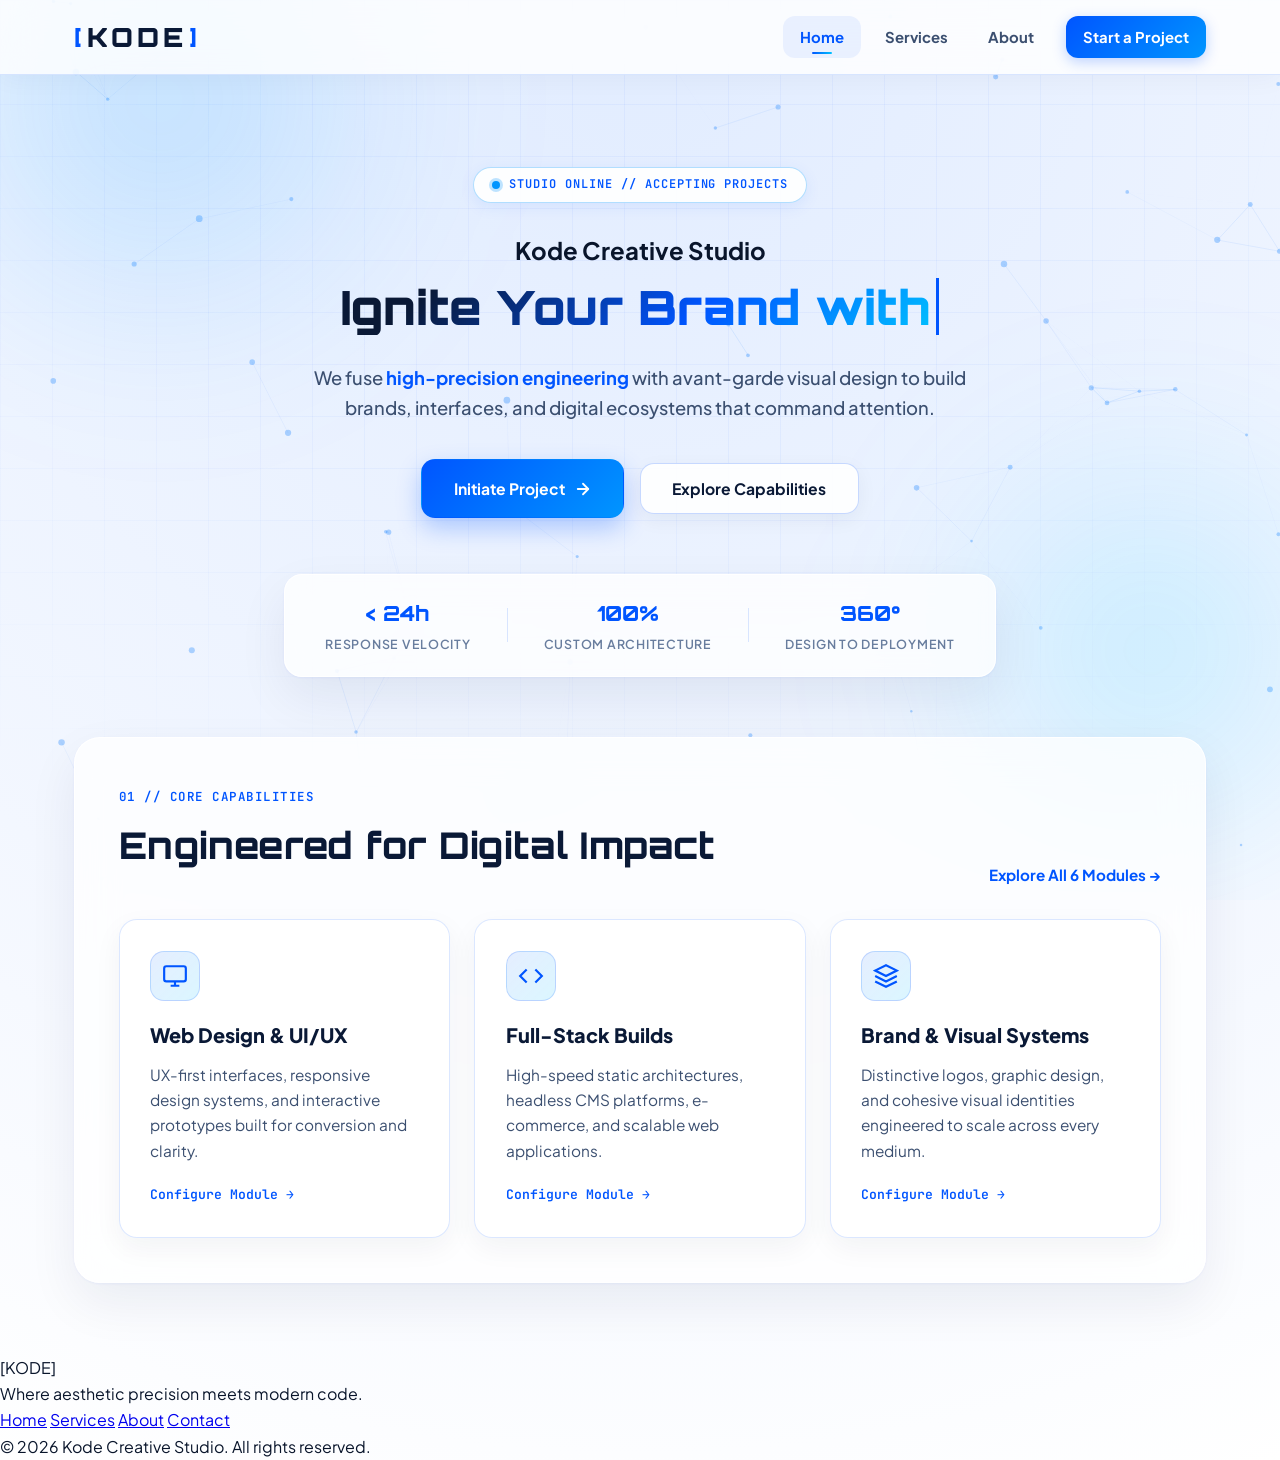
<file: index.html>
<!doctype html>
<html lang="en">
<head>
  <meta charset="utf-8" />
  <meta name="viewport" content="width=device-width,initial-scale=1" />
  <meta name="description" content="Kode Creative Studio — Next-generation web engineering, brand architecture, and digital experiences." />
  <title>Kode | Creative & Digital Engineering Studio</title>
  <link rel="preconnect" href="https://fonts.googleapis.com">
  <link rel="preconnect" href="https://fonts.gstatic.com" crossorigin>
  <link href="https://fonts.googleapis.com/css2?family=Orbitron:wght@600;800;900&family=Plus+Jakarta+Sans:wght@400;500;600;700;800&family=JetBrains+Mono:wght@500;600&display=swap" rel="stylesheet">
  <link rel="stylesheet" href="css/styles.css">
</head>
<body>
  <!-- Interactive Light-Mode Tech Background -->
  <div class="ambient-bg" aria-hidden="true">
    <canvas id="neural-canvas"></canvas>
    <div class="cyber-grid"></div>
    <div class="orb orb-1"></div>
    <div class="orb orb-2"></div>
  </div>

  <header class="site-header" role="banner">
    <div class="header-inner">
      <a class="logo" href="index.html">
        <span class="logo-bracket">[</span>KODE<span class="logo-bracket">]</span>
      </a>

      <button class="nav-toggle" aria-label="Toggle navigation" aria-expanded="false">
        <span></span><span></span><span></span>
      </button>

      <nav class="site-nav" role="navigation" aria-label="Main navigation">
        <a class="nav-link" href="index.html">Home</a>
        <a class="nav-link" href="services.html">Services</a>
        <a class="nav-link" href="about.html">About</a>
        <a class="nav-link nav-cta" href="contact.html">Start a Project</a>
      </nav>
    </div>
  </header>

  <main class="container" role="main">
    <!-- Hero Section -->
    <section class="hero-section reveal" aria-labelledby="hero-title">
      <div class="status-badge">
        <span class="pulse-dot"></span>
        <span>STUDIO ONLINE // ACCEPTING PROJECTS</span>
      </div>

      <h1 id="hero-title" class="visually-hidden">Kode Creative Studio</h1>
      <div class="typewriter-wrapper" aria-live="polite">
        <span id="typewriter" class="typewriter"></span>
      </div>

      <p class="lead">
        We fuse <span class="text-highlight">high-precision engineering</span> with avant-garde visual design to build brands, interfaces, and digital ecosystems that command attention.
      </p>

      <div class="cta-group">
        <a href="contact.html" class="btn btn-primary magnetic-btn">
          <span>Initiate Project</span>
          <svg width="18" height="18" viewBox="0 0 24 24" fill="none" stroke="currentColor" stroke-width="2.4" stroke-linecap="round" stroke-linejoin="round"><path d="M5 12h14"/><path d="m12 5 7 7-7 7"/></svg>
        </a>
        <button id="view-services" type="button" class="btn btn-secondary magnetic-btn">
          Explore Capabilities
        </button>
      </div>

      <!-- Studio Telemetry Bar -->
      <div class="metrics-bar">
        <div class="metric-item">
          <span class="metric-value">&lt; 24h</span>
          <span class="metric-label">Response Velocity</span>
        </div>
        <div class="metric-divider"></div>
        <div class="metric-item">
          <span class="metric-value">100%</span>
          <span class="metric-label">Custom Architecture</span>
        </div>
        <div class="metric-divider"></div>
        <div class="metric-item">
          <span class="metric-value">360°</span>
          <span class="metric-label">Design to Deployment</span>
        </div>
      </div>
    </section>

    <!-- Core Capabilities Preview -->
    <section id="services" class="glass-panel reveal" aria-labelledby="core-services-heading">
      <div class="section-header">
        <div>
          <span class="eyebrow">01 // CORE CAPABILITIES</span>
          <h2 id="core-services-heading">Engineered for Digital Impact</h2>
        </div>
        <a href="services.html" class="text-link">Explore All 6 Modules &rarr;</a>
      </div>

      <div class="services-grid">
        <article class="service-card tilt-card" data-service="Web Design" tabindex="0">
          <div class="card-shine"></div>
          <div class="card-icon">
            <svg width="26" height="26" viewBox="0 0 24 24" fill="none" stroke="currentColor" stroke-width="2"><rect x="2" y="3" width="20" height="14" rx="2"/><line x1="8" y1="21" x2="16" y2="21"/><line x1="12" y1="17" x2="12" y2="21"/></svg>
          </div>
          <h3>Web Design &amp; UI/UX</h3>
          <p>UX-first interfaces, responsive design systems, and interactive prototypes built for conversion and clarity.</p>
          <span class="card-action">Configure Module &rarr;</span>
        </article>

        <article class="service-card tilt-card" data-service="Website Builds" tabindex="0">
          <div class="card-shine"></div>
          <div class="card-icon">
            <svg width="26" height="26" viewBox="0 0 24 24" fill="none" stroke="currentColor" stroke-width="2"><polyline points="16 18 22 12 16 6"/><polyline points="8 6 2 12 8 18"/></svg>
          </div>
          <h3>Full-Stack Builds</h3>
          <p>High-speed static architectures, headless CMS platforms, e-commerce, and scalable web applications.</p>
          <span class="card-action">Configure Module &rarr;</span>
        </article>

        <article class="service-card tilt-card" data-service="Logos & Branding" tabindex="0">
          <div class="card-shine"></div>
          <div class="card-icon">
            <svg width="26" height="26" viewBox="0 0 24 24" fill="none" stroke="currentColor" stroke-width="2"><polygon points="12 2 2 7 12 12 22 7 12 2"/><polyline points="2 17 12 22 22 17"/><polyline points="2 12 12 17 22 12"/></svg>
          </div>
          <h3>Brand &amp; Visual Systems</h3>
          <p>Distinctive logos, graphic design, and cohesive visual identities engineered to scale across every medium.</p>
          <span class="card-action">Configure Module &rarr;</span>
        </article>
      </div>
    </section>
  </main>

  <footer class="site-footer" role="contentinfo">
    <div class="footer-inner">
      <div class="footer-brand">
        <span class="logo-small">[KODE]</span>
        <p>Where aesthetic precision meets modern code.</p>
      </div>
      <div class="footer-links">
        <a href="index.html">Home</a>
        <a href="services.html">Services</a>
        <a href="about.html">About</a>
        <a href="contact.html">Contact</a>
      </div>
      <p class="copyright">&copy; 2026 Kode Creative Studio. All rights reserved.</p>
    </div>
  </footer>

  <script src="js/main.js" defer></script>
</body>
</html>
</file>
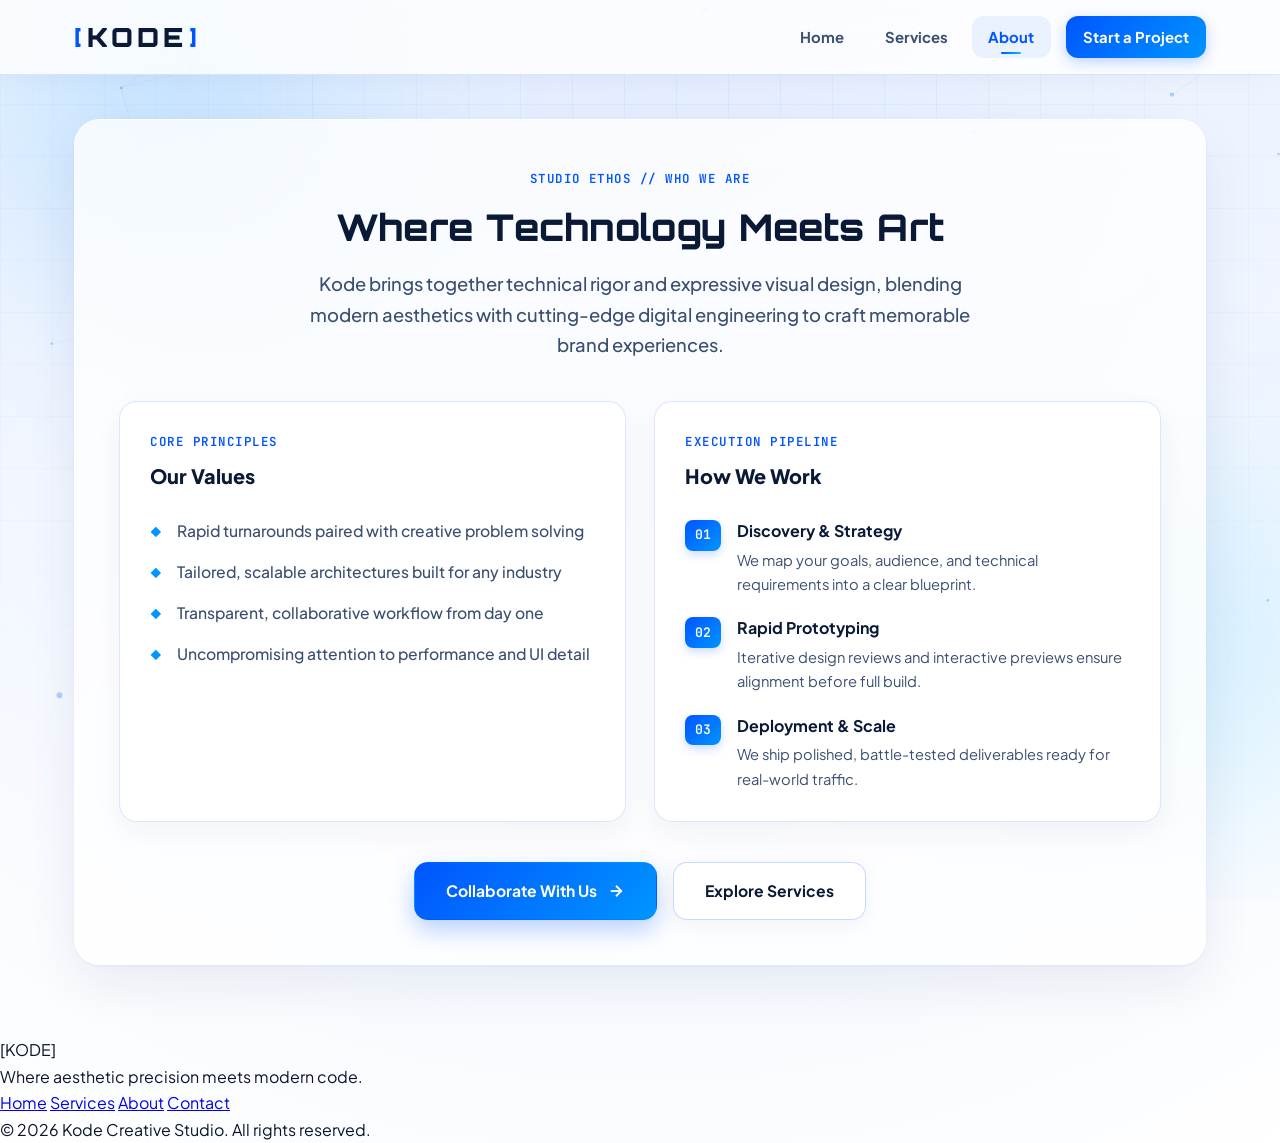
<file: about.html>
<!doctype html>
<html lang="en">
<head>
  <meta charset="utf-8" />
  <meta name="viewport" content="width=device-width,initial-scale=1" />
  <meta name="description" content="About Kode Creative Studio — our approach, values, and execution pipeline." />
  <title>Kode | About &amp; Architecture</title>
  <link rel="preconnect" href="https://fonts.googleapis.com">
  <link rel="preconnect" href="https://fonts.gstatic.com" crossorigin>
  <link href="https://fonts.googleapis.com/css2?family=Orbitron:wght@600;800;900&family=Plus+Jakarta+Sans:wght@400;500;600;700;800&family=JetBrains+Mono:wght@500;600&display=swap" rel="stylesheet">
  <link rel="stylesheet" href="css/styles.css">
</head>
<body>
  <div class="ambient-bg" aria-hidden="true">
    <canvas id="neural-canvas"></canvas>
    <div class="cyber-grid"></div>
    <div class="orb orb-1"></div>
    <div class="orb orb-2"></div>
  </div>

  <header class="site-header" role="banner">
    <div class="header-inner">
      <a class="logo" href="index.html">
        <span class="logo-bracket">[</span>KODE<span class="logo-bracket">]</span>
      </a>

      <button class="nav-toggle" aria-label="Toggle navigation" aria-expanded="false">
        <span></span><span></span><span></span>
      </button>

      <nav class="site-nav" role="navigation" aria-label="Main navigation">
        <a class="nav-link" href="index.html">Home</a>
        <a class="nav-link" href="services.html">Services</a>
        <a class="nav-link" href="about.html">About</a>
        <a class="nav-link nav-cta" href="contact.html">Start a Project</a>
      </nav>
    </div>
  </header>

  <main class="container" role="main">
    <section class="glass-panel reveal" aria-labelledby="about-heading">
      <div class="page-intro">
        <span class="eyebrow">STUDIO ETHOS // WHO WE ARE</span>
        <h1 id="about-heading">Where Technology Meets Art</h1>
        <p class="lead">Kode brings together technical rigor and expressive visual design, blending modern aesthetics with cutting-edge digital engineering to craft memorable brand experiences.</p>
      </div>

      <div class="about-grid">
        <div class="info-card tilt-card">
          <div class="card-shine"></div>
          <span class="eyebrow">CORE PRINCIPLES</span>
          <h3>Our Values</h3>
          <ul class="tech-list">
            <li>Rapid turnarounds paired with creative problem solving</li>
            <li>Tailored, scalable architectures built for any industry</li>
            <li>Transparent, collaborative workflow from day one</li>
            <li>Uncompromising attention to performance and UI detail</li>
          </ul>
        </div>

        <div class="info-card tilt-card">
          <div class="card-shine"></div>
          <span class="eyebrow">EXECUTION PIPELINE</span>
          <h3>How We Work</h3>
          <div class="pipeline-steps">
            <div class="step">
              <span class="step-num">01</span>
              <div>
                <strong>Discovery &amp; Strategy</strong>
                <p>We map your goals, audience, and technical requirements into a clear blueprint.</p>
              </div>
            </div>
            <div class="step">
              <span class="step-num">02</span>
              <div>
                <strong>Rapid Prototyping</strong>
                <p>Iterative design reviews and interactive previews ensure alignment before full build.</p>
              </div>
            </div>
            <div class="step">
              <span class="step-num">03</span>
              <div>
                <strong>Deployment &amp; Scale</strong>
                <p>We ship polished, battle-tested deliverables ready for real-world traffic.</p>
              </div>
            </div>
          </div>
        </div>
      </div>

      <div class="cta-group" style="margin-top: 2.5rem;">
        <a href="contact.html" class="btn btn-primary magnetic-btn">
          <span>Collaborate With Us</span>
          <svg width="18" height="18" viewBox="0 0 24 24" fill="none" stroke="currentColor" stroke-width="2.4"><path d="M5 12h14"/><path d="m12 5 7 7-7 7"/></svg>
        </a>
        <a href="services.html" class="btn btn-secondary magnetic-btn">Explore Services</a>
      </div>
    </section>
  </main>

  <footer class="site-footer" role="contentinfo">
    <div class="footer-inner">
      <div class="footer-brand">
        <span class="logo-small">[KODE]</span>
        <p>Where aesthetic precision meets modern code.</p>
      </div>
      <div class="footer-links">
        <a href="index.html">Home</a>
        <a href="services.html">Services</a>
        <a href="about.html">About</a>
        <a href="contact.html">Contact</a>
      </div>
      <p class="copyright">&copy; 2026 Kode Creative Studio. All rights reserved.</p>
    </div>
  </footer>

  <script src="js/main.js" defer></script>
</body>
</html>
</file>
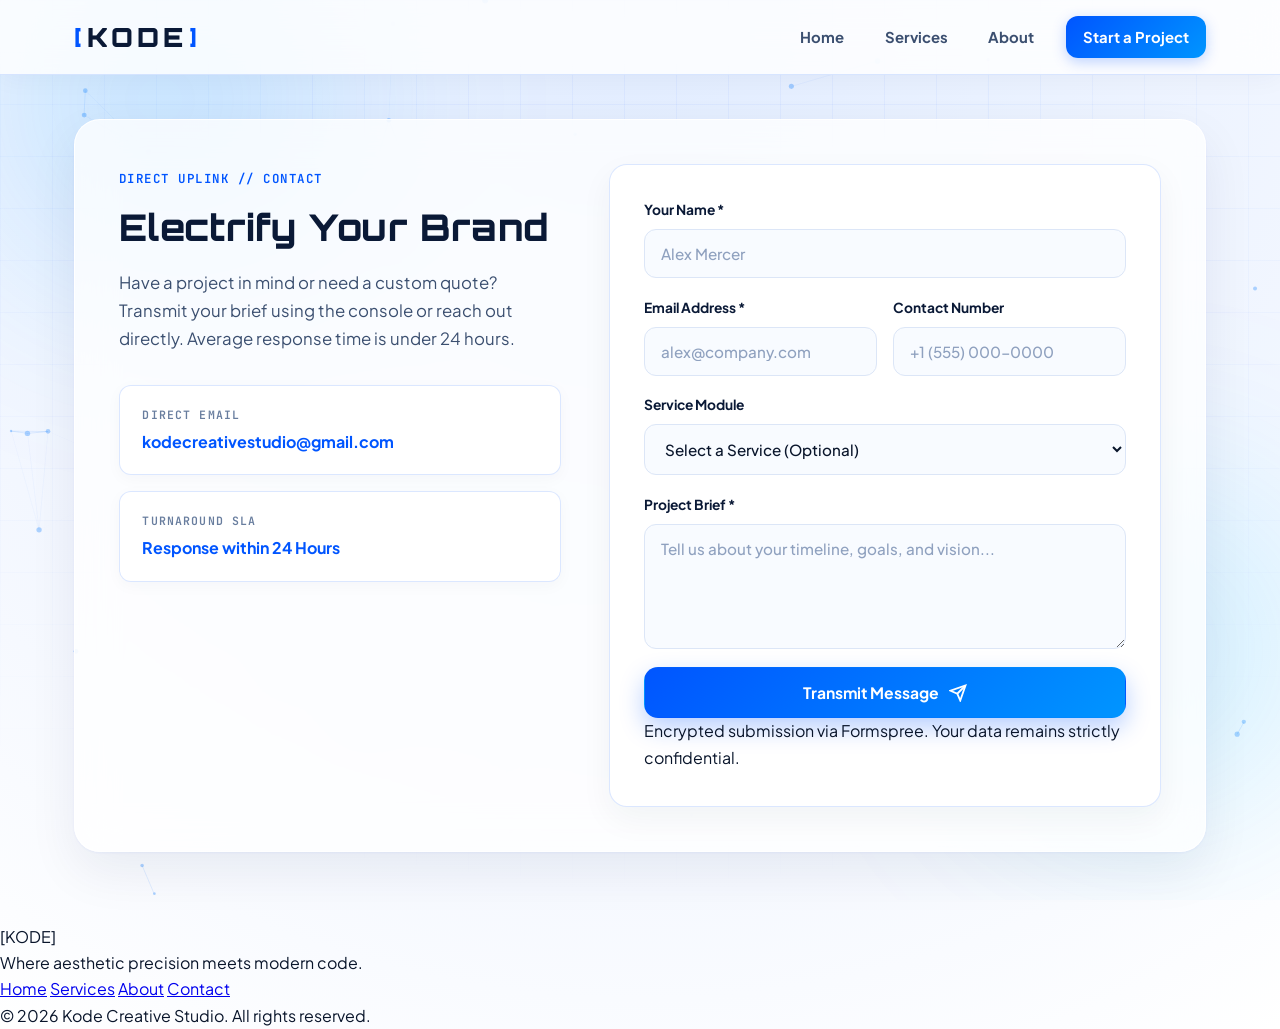
<file: contact.html>
<!doctype html>
<html lang="en">
<head>
  <meta charset="utf-8" />
  <meta name="viewport" content="width=device-width,initial-scale=1" />
  <meta name="description" content="Contact Kode Creative Studio — get in touch to start a project or request a quote." />
  <title>Kode | Initiate Project</title>
  <link rel="preconnect" href="https://fonts.googleapis.com">
  <link rel="preconnect" href="https://fonts.gstatic.com" crossorigin>
  <link href="https://fonts.googleapis.com/css2?family=Orbitron:wght@600;800;900&family=Plus+Jakarta+Sans:wght@400;500;600;700;800&family=JetBrains+Mono:wght@500;600&display=swap" rel="stylesheet">
  <link rel="stylesheet" href="css/styles.css">
</head>
<body>
  <div class="ambient-bg" aria-hidden="true">
    <canvas id="neural-canvas"></canvas>
    <div class="cyber-grid"></div>
    <div class="orb orb-1"></div>
    <div class="orb orb-2"></div>
  </div>

  <header class="site-header" role="banner">
    <div class="header-inner">
      <a class="logo" href="index.html">
        <span class="logo-bracket">[</span>KODE<span class="logo-bracket">]</span>
      </a>

      <button class="nav-toggle" aria-label="Toggle navigation" aria-expanded="false">
        <span></span><span></span><span></span>
      </button>

      <nav class="site-nav" role="navigation" aria-label="Main navigation">
        <a class="nav-link" href="index.html">Home</a>
        <a class="nav-link" href="services.html">Services</a>
        <a class="nav-link" href="about.html">About</a>
        <a class="nav-link nav-cta" href="contact.html">Start a Project</a>
      </nav>
    </div>
  </header>

  <main class="container" role="main">
    <section class="glass-panel reveal" aria-labelledby="contact-heading">
      <div class="contact-layout">
        <!-- Left Info Column -->
        <div class="contact-info">
          <span class="eyebrow">DIRECT UPLINK // CONTACT</span>
          <h1 id="contact-heading">Electrify Your Brand</h1>
          <p class="lead-left">Have a project in mind or need a custom quote? Transmit your brief using the console or reach out directly. Average response time is under 24 hours.</p>

          <div class="contact-details">
            <div class="detail-box">
              <span class="detail-label">DIRECT EMAIL</span>
              <a class="decorative-link" href="mailto:kodecreativestudio@gmail.com">kodecreativestudio@gmail.com</a>
            </div>
            <div class="detail-box">
              <span class="detail-label">TURNAROUND SLA</span>
              <span class="detail-value">Response within 24 Hours</span>
            </div>
          </div>
        </div>

        <!-- Right Form Column -->
        <div class="contact-form-wrapper">
          <form id="contact-form" class="contact-form" action="https://formspree.io/f/mwpbqnoq" method="POST" novalidate>
            <div class="form-group">
              <label for="name">Your Name *</label>
              <input id="name" name="name" type="text" placeholder="Alex Mercer" required autocomplete="name">
            </div>

            <div class="form-row">
              <div class="form-group">
                <label for="email">Email Address *</label>
                <input id="email" name="email" type="email" placeholder="alex@company.com" required autocomplete="email">
              </div>

              <div class="form-group">
                <label for="phone">Contact Number</label>
                <input id="phone" name="phone" type="tel" placeholder="+1 (555) 000-0000" pattern="[\d\s\-\+\(\)]*" autocomplete="tel">
              </div>
            </div>

            <div class="form-group">
              <label for="service-select">Service Module</label>
              <select id="service-select" name="service">
                <option value="General Inquiry">Select a Service (Optional)</option>
                <option value="Web Design">Web Design &amp; UI/UX</option>
                <option value="Website Builds">Website Builds &amp; Development</option>
                <option value="Logos & Branding">Logos &amp; Brand Identity</option>
                <option value="Graphic Design">Graphic Design</option>
                <option value="Ads & Edits">Ads &amp; Video/Photo Edits</option>
                <option value="Custom Work">Custom Technical / Creative Work</option>
              </select>
            </div>

            <div class="form-group">
              <label for="message">Project Brief *</label>
              <textarea id="message" name="message" rows="5" placeholder="Tell us about your timeline, goals, and vision..." required></textarea>
            </div>

            <button type="submit" class="btn btn-primary btn-full magnetic-btn">
              <span class="btn-text">Transmit Message</span>
              <svg width="18" height="18" viewBox="0 0 24 24" fill="none" stroke="currentColor" stroke-width="2.4"><line x1="22" y1="2" x2="11" y2="13"/><polygon points="22 2 15 22 11 13 2 9 22 2"/></svg>
            </button>

            <div id="form-success" class="status-banner success-message" role="status" aria-live="polite" hidden>
              Transmission received — we'll be in touch within 24 hours.
            </div>
            <div id="form-error" class="status-banner error-message" role="alert" hidden>
              Transmission failed — please try again or email kodecreativestudio@gmail.com directly.
            </div>
          </form>
          <p class="form-footnote">Encrypted submission via Formspree. Your data remains strictly confidential.</p>
        </div>
      </div>
    </section>
  </main>

  <footer class="site-footer" role="contentinfo">
    <div class="footer-inner">
      <div class="footer-brand">
        <span class="logo-small">[KODE]</span>
        <p>Where aesthetic precision meets modern code.</p>
      </div>
      <div class="footer-links">
        <a href="index.html">Home</a>
        <a href="services.html">Services</a>
        <a href="about.html">About</a>
        <a href="contact.html">Contact</a>
      </div>
      <p class="copyright">&copy; 2026 Kode Creative Studio. All rights reserved.</p>
    </div>
  </footer>

  <script src="js/main.js" defer></script>
</body>
</html>
</file>
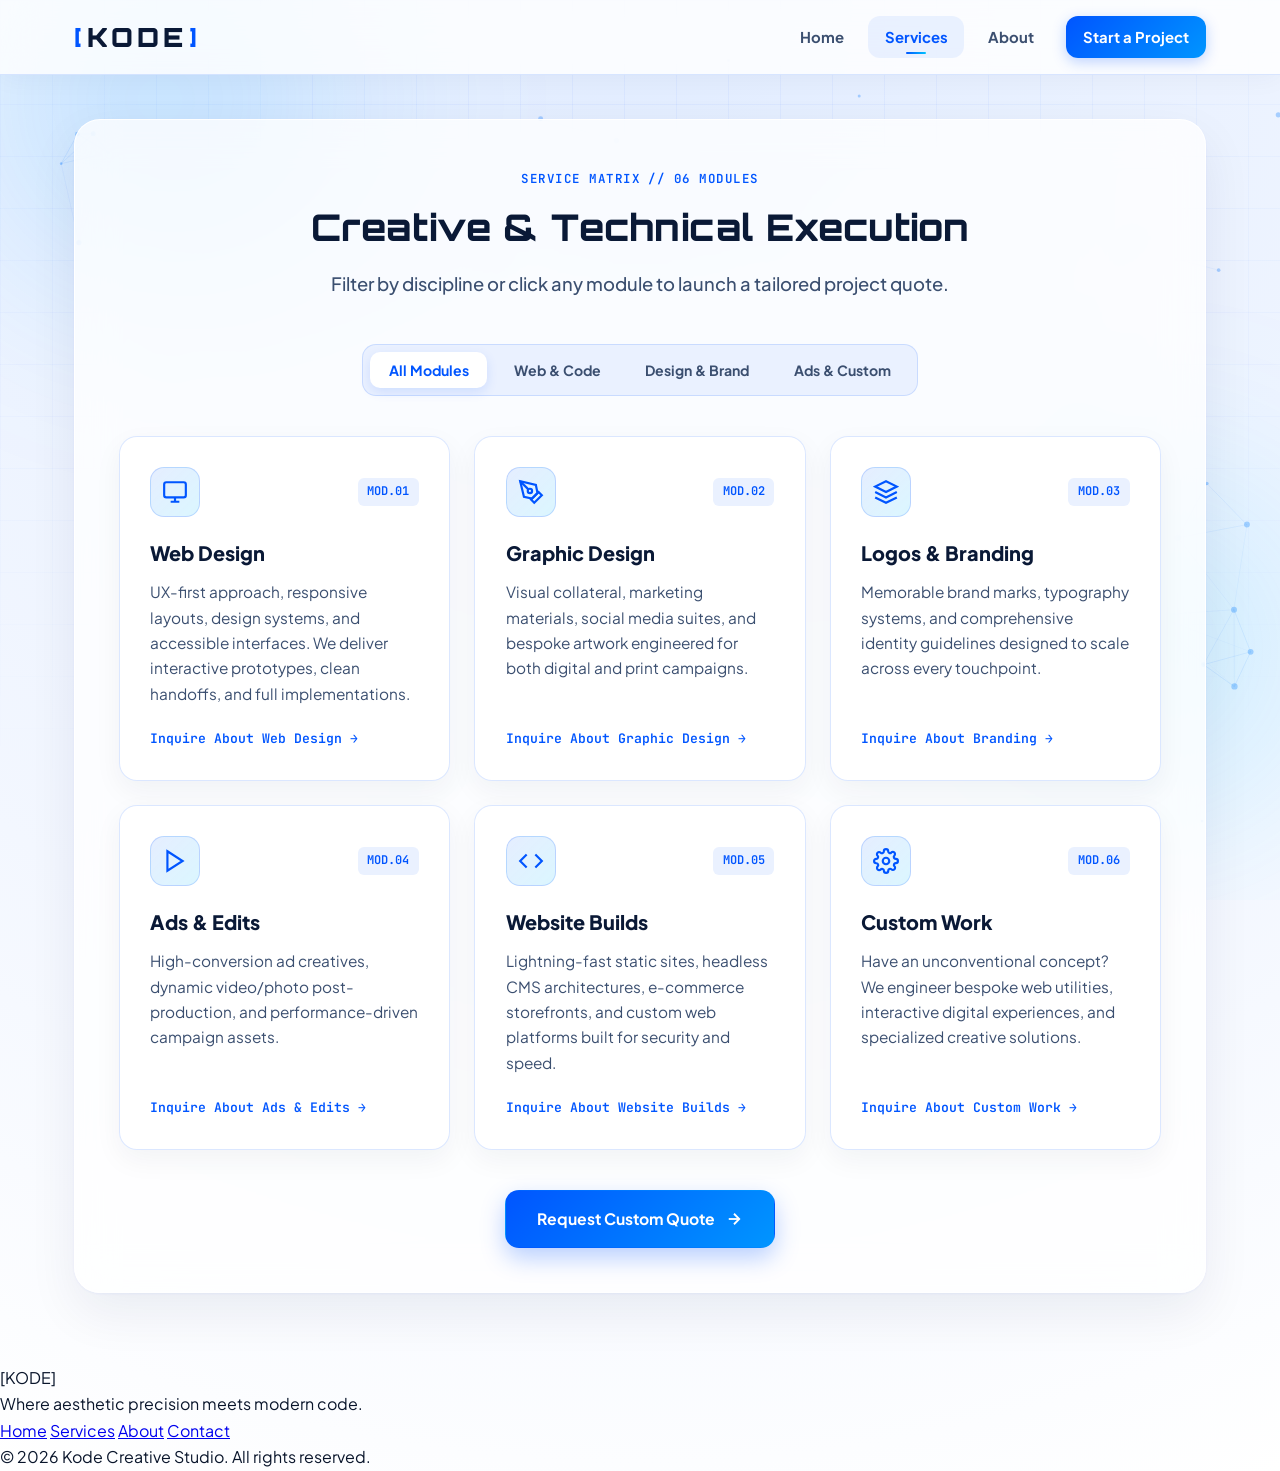
<file: services.html>
<!doctype html>
<html lang="en">
<head>
  <meta charset="utf-8" />
  <meta name="viewport" content="width=device-width,initial-scale=1" />
  <meta name="description" content="Services at Kode Creative Studio — web design, graphic design, websites, ads, edits, logos and custom builds." />
  <title>Kode | Services &amp; Capabilities</title>
  <link rel="preconnect" href="https://fonts.googleapis.com">
  <link rel="preconnect" href="https://fonts.gstatic.com" crossorigin>
  <link href="https://fonts.googleapis.com/css2?family=Orbitron:wght@600;800;900&family=Plus+Jakarta+Sans:wght@400;500;600;700;800&family=JetBrains+Mono:wght@500;600&display=swap" rel="stylesheet">
  <link rel="stylesheet" href="css/styles.css">
</head>
<body>
  <div class="ambient-bg" aria-hidden="true">
    <canvas id="neural-canvas"></canvas>
    <div class="cyber-grid"></div>
    <div class="orb orb-1"></div>
    <div class="orb orb-2"></div>
  </div>

  <header class="site-header" role="banner">
    <div class="header-inner">
      <a class="logo" href="index.html">
        <span class="logo-bracket">[</span>KODE<span class="logo-bracket">]</span>
      </a>

      <button class="nav-toggle" aria-label="Toggle navigation" aria-expanded="false">
        <span></span><span></span><span></span>
      </button>

      <nav class="site-nav" role="navigation" aria-label="Main navigation">
        <a class="nav-link" href="index.html">Home</a>
        <a class="nav-link" href="services.html">Services</a>
        <a class="nav-link" href="about.html">About</a>
        <a class="nav-link nav-cta" href="contact.html">Start a Project</a>
      </nav>
    </div>
  </header>

  <main class="container" role="main">
    <section class="glass-panel reveal" aria-labelledby="services-heading">
      <div class="page-intro">
        <span class="eyebrow">SERVICE MATRIX // 06 MODULES</span>
        <h1 id="services-heading">Creative &amp; Technical Execution</h1>
        <p class="lead">Filter by discipline or click any module to launch a tailored project quote.</p>

        <!-- Interactive Category Filter -->
        <div class="filter-bar" role="tablist" aria-label="Filter services">
          <button class="filter-btn active" data-filter="all" role="tab" aria-selected="true">All Modules</button>
          <button class="filter-btn" data-filter="web" role="tab" aria-selected="false">Web &amp; Code</button>
          <button class="filter-btn" data-filter="brand" role="tab" aria-selected="false">Design &amp; Brand</button>
          <button class="filter-btn" data-filter="media" role="tab" aria-selected="false">Ads &amp; Custom</button>
        </div>
      </div>

      <div class="services-grid">
        <article class="service-card tilt-card" data-category="web" data-service="Web Design" tabindex="0" aria-labelledby="w1">
          <div class="card-shine"></div>
          <div class="card-top">
            <div class="card-icon">
              <svg width="26" height="26" viewBox="0 0 24 24" fill="none" stroke="currentColor" stroke-width="2"><rect x="2" y="3" width="20" height="14" rx="2"/><line x1="8" y1="21" x2="16" y2="21"/><line x1="12" y1="17" x2="12" y2="21"/></svg>
            </div>
            <span class="module-tag">MOD.01</span>
          </div>
          <h3 id="w1">Web Design</h3>
          <p>UX-first approach, responsive layouts, design systems, and accessible interfaces. We deliver interactive prototypes, clean handoffs, and full implementations.</p>
          <span class="card-action">Inquire About Web Design &rarr;</span>
        </article>

        <article class="service-card tilt-card" data-category="brand" data-service="Graphic Design" tabindex="0" aria-labelledby="g1">
          <div class="card-shine"></div>
          <div class="card-top">
            <div class="card-icon">
              <svg width="26" height="26" viewBox="0 0 24 24" fill="none" stroke="currentColor" stroke-width="2"><path d="M12 19l7-7 3 3-7 7-3-3z"/><path d="M18 13l-1.5-7.5L2 2l3.5 14.5L13 18l5-5z"/><path d="M2 2l7.586 7.586"/><circle cx="11" cy="11" r="2"/></svg>
            </div>
            <span class="module-tag">MOD.02</span>
          </div>
          <h3 id="g1">Graphic Design</h3>
          <p>Visual collateral, marketing materials, social media suites, and bespoke artwork engineered for both digital and print campaigns.</p>
          <span class="card-action">Inquire About Graphic Design &rarr;</span>
        </article>

        <article class="service-card tilt-card" data-category="brand" data-service="Logos & Branding" tabindex="0" aria-labelledby="l1">
          <div class="card-shine"></div>
          <div class="card-top">
            <div class="card-icon">
              <svg width="26" height="26" viewBox="0 0 24 24" fill="none" stroke="currentColor" stroke-width="2"><polygon points="12 2 2 7 12 12 22 7 12 2"/><polyline points="2 17 12 22 22 17"/><polyline points="2 12 12 17 22 12"/></svg>
            </div>
            <span class="module-tag">MOD.03</span>
          </div>
          <h3 id="l1">Logos &amp; Branding</h3>
          <p>Memorable brand marks, typography systems, and comprehensive identity guidelines designed to scale across every touchpoint.</p>
          <span class="card-action">Inquire About Branding &rarr;</span>
        </article>

        <article class="service-card tilt-card" data-category="media" data-service="Ads & Edits" tabindex="0" aria-labelledby="a1">
          <div class="card-shine"></div>
          <div class="card-top">
            <div class="card-icon">
              <svg width="26" height="26" viewBox="0 0 24 24" fill="none" stroke="currentColor" stroke-width="2"><polygon points="5 3 19 12 5 21 5 3"/></svg>
            </div>
            <span class="module-tag">MOD.04</span>
          </div>
          <h3 id="a1">Ads &amp; Edits</h3>
          <p>High-conversion ad creatives, dynamic video/photo post-production, and performance-driven campaign assets.</p>
          <span class="card-action">Inquire About Ads &amp; Edits &rarr;</span>
        </article>

        <article class="service-card tilt-card" data-category="web" data-service="Website Builds" tabindex="0" aria-labelledby="s1">
          <div class="card-shine"></div>
          <div class="card-top">
            <div class="card-icon">
              <svg width="26" height="26" viewBox="0 0 24 24" fill="none" stroke="currentColor" stroke-width="2"><polyline points="16 18 22 12 16 6"/><polyline points="8 6 2 12 8 18"/></svg>
            </div>
            <span class="module-tag">MOD.05</span>
          </div>
          <h3 id="s1">Website Builds</h3>
          <p>Lightning-fast static sites, headless CMS architectures, e-commerce storefronts, and custom web platforms built for security and speed.</p>
          <span class="card-action">Inquire About Website Builds &rarr;</span>
        </article>

        <article class="service-card tilt-card" data-category="media" data-service="Custom Work" tabindex="0" aria-labelledby="m1">
          <div class="card-shine"></div>
          <div class="card-top">
            <div class="card-icon">
              <svg width="26" height="26" viewBox="0 0 24 24" fill="none" stroke="currentColor" stroke-width="2"><circle cx="12" cy="12" r="3"/><path d="M19.4 15a1.65 1.65 0 0 0 .33 1.82l.06.06a2 2 0 0 1 0 2.83 2 2 0 0 1-2.83 0l-.06-.06a1.65 1.65 0 0 0-1.82-.33 1.65 1.65 0 0 0-1 1.51V21a2 2 0 0 1-2 2 2 2 0 0 1-2-2v-.09A1.65 1.65 0 0 0 9 19.4a1.65 1.65 0 0 0-1.82.33l-.06.06a2 2 0 0 1-2.83 0 2 2 0 0 1 0-2.83l.06-.06a1.65 1.65 0 0 0 .33-1.82 1.65 1.65 0 0 0-1.51-1H3a2 2 0 0 1-2-2 2 2 0 0 1 2-2h.09A1.65 1.65 0 0 0 4.6 9a1.65 1.65 0 0 0-.33-1.82l-.06-.06a2 2 0 0 1 0-2.83 2 2 0 0 1 2.83 0l.06.06a1.65 1.65 0 0 0 1.82.33H9a1.65 1.65 0 0 0 1-1.51V3a2 2 0 0 1 2-2 2 2 0 0 1 2 2v.09a1.65 1.65 0 0 0 1 1.51 1.65 1.65 0 0 0 1.82-.33l.06-.06a2 2 0 0 1 2.83 0 2 2 0 0 1 0 2.83l-.06.06a1.65 1.65 0 0 0-.33 1.82V9a1.65 1.65 0 0 0 1.51 1H21a2 2 0 0 1 2 2 2 2 0 0 1-2 2h-.09a1.65 1.65 0 0 0-1.51 1z"/></svg>
            </div>
            <span class="module-tag">MOD.06</span>
          </div>
          <h3 id="m1">Custom Work</h3>
          <p>Have an unconventional concept? We engineer bespoke web utilities, interactive digital experiences, and specialized creative solutions.</p>
          <span class="card-action">Inquire About Custom Work &rarr;</span>
        </article>
      </div>

      <div class="cta-group" style="margin-top: 2.5rem;">
        <a href="contact.html" class="btn btn-primary magnetic-btn">
          <span>Request Custom Quote</span>
          <svg width="18" height="18" viewBox="0 0 24 24" fill="none" stroke="currentColor" stroke-width="2.4"><path d="M5 12h14"/><path d="m12 5 7 7-7 7"/></svg>
        </a>
      </div>
    </section>
  </main>

  <footer class="site-footer" role="contentinfo">
    <div class="footer-inner">
      <div class="footer-brand">
        <span class="logo-small">[KODE]</span>
        <p>Where aesthetic precision meets modern code.</p>
      </div>
      <div class="footer-links">
        <a href="index.html">Home</a>
        <a href="services.html">Services</a>
        <a href="about.html">About</a>
        <a href="contact.html">Contact</a>
      </div>
      <p class="copyright">&copy; 2026 Kode Creative Studio. All rights reserved.</p>
    </div>
  </footer>

  <script src="js/main.js" defer></script>
</body>
</html>
</file>
<file: css/styles.css>
/* ==========================================================================
   KODE CREATIVE STUDIO — LUMINOUS FUTURISTIC BLUE LIGHT THEME
   ========================================================================== */

:root {
  /* Luminous Glacial & Crisp White Surfaces */
  --bg-canvas: #f3f7ff;
  --bg-glass: rgba(255, 255, 255, 0.78);
  --bg-card: rgba(255, 255, 255, 0.92);
  --bg-card-hover: #ffffff;
  --bg-subtle: #eaf1ff;

  /* Vibrant Royal & Electric Blue Accents */
  --blue-primary: #0055ff;
  --blue-electric: #0095ff;
  --cyan-accent: #00c2ff;
  --blue-deep: #0a1936;
  --blue-border: rgba(0, 85, 255, 0.14);
  --blue-border-active: rgba(0, 149, 255, 0.55);

  /* High-Contrast Typography */
  --text-primary: #09152b;
  --text-secondary: #3b4f70;
  --text-muted: #687d9e;

  /* Shadows & Glows */
  --shadow-glass: 0 20px 50px rgba(9, 30, 66, 0.07), 0 1px 3px rgba(0, 85, 255, 0.06);
  --shadow-card: 0 10px 28px rgba(9, 30, 66, 0.05);
  --shadow-card-hover: 0 22px 44px rgba(0, 85, 255, 0.14), 0 0 0 1px rgba(0, 149, 255, 0.35);
  --shadow-btn: 0 10px 25px rgba(0, 85, 255, 0.28);

  /* Fonts & Layout */
  --font-display: 'Orbitron', sans-serif;
  --font-sans: 'Plus Jakarta Sans', -apple-system, BlinkMacSystemFont, sans-serif;
  --font-mono: 'JetBrains Mono', monospace;
  --max-width: 1180px;
  --radius-lg: 26px;
  --radius-md: 18px;
  --radius-sm: 12px;
  --ease-out: cubic-bezier(0.22, 1, 0.36, 1);
}

/* Reset */
*, *::before, *::after {
  box-sizing: border-box;
  margin: 0;
  padding: 0;
}

html {
  scroll-behavior: smooth;
  background-color: var(--bg-canvas);
}

body {
  font-family: var(--font-sans);
  background: radial-gradient(circle at 50% 0%, #e1ecff 0%, var(--bg-canvas) 65%, #ffffff 100%);
  color: var(--text-primary);
  min-height: 100vh;
  display: flex;
  flex-direction: column;
  line-height: 1.65;
  overflow-x: hidden;
  -webkit-font-smoothing: antialiased;
}

/* ==========================================================================
   INTERACTIVE PARTICLE CANVAS & AMBIENT LIGHT BACKDROP
   ========================================================================== */
.ambient-bg {
  position: fixed;
  inset: 0;
  pointer-events: none;
  z-index: 0;
  overflow: hidden;
}

#neural-canvas {
  position: absolute;
  inset: 0;
  width: 100%;
  height: 100%;
  opacity: 0.85;
}

.cyber-grid {
  position: absolute;
  inset: 0;
  background-image:
    linear-gradient(to right, rgba(0, 85, 255, 0.045) 1px, transparent 1px),
    linear-gradient(to bottom, rgba(0, 85, 255, 0.045) 1px, transparent 1px);
  background-size: 52px 52px;
  mask-image: radial-gradient(ellipse 85% 75% at 50% 25%, #000 35%, transparent 100%);
  -webkit-mask-image: radial-gradient(ellipse 85% 75% at 50% 25%, #000 35%, transparent 100%);
}

.orb {
  position: absolute;
  border-radius: 50%;
  filter: blur(85px);
}

.orb-1 {
  width: 560px;
  height: 560px;
  top: -180px;
  left: -120px;
  background: radial-gradient(circle, rgba(0, 149, 255, 0.22), transparent 70%);
  animation: drift 18s ease-in-out infinite alternate;
}

.orb-2 {
  width: 500px;
  height: 500px;
  bottom: 0;
  right: -120px;
  background: radial-gradient(circle, rgba(0, 194, 255, 0.2), transparent 70%);
  animation: drift 22s ease-in-out infinite alternate-reverse;
}

@keyframes drift {
  0% { transform: translate(0, 0) scale(1); }
  100% { transform: translate(45px, 30px) scale(1.08); }
}

/* ==========================================================================
   HEADER & NAVIGATION
   ========================================================================== */
.site-header {
  position: sticky;
  top: 0;
  z-index: 50;
  background: rgba(255, 255, 255, 0.82);
  backdrop-filter: blur(18px);
  -webkit-backdrop-filter: blur(18px);
  border-bottom: 1px solid var(--blue-border);
  box-shadow: 0 4px 24px rgba(9, 30, 66, 0.04);
}

.header-inner {
  max-width: var(--max-width);
  margin: 0 auto;
  padding: 0.95rem 1.5rem;
  display: flex;
  align-items: center;
  justify-content: space-between;
}

.logo {
  font-family: var(--font-display);
  font-size: 1.65rem;
  font-weight: 900;
  letter-spacing: 0.14em;
  color: var(--blue-deep);
  text-decoration: none;
  display: inline-flex;
  align-items: center;
  gap: 2px;
  transition: transform 0.25s var(--ease-out);
}

.logo-bracket {
  color: var(--blue-primary);
  font-weight: 700;
}

.logo:hover {
  transform: scale(1.03);
}

.site-nav {
  display: flex;
  align-items: center;
  gap: 0.45rem;
}

.nav-link {
  color: var(--text-secondary);
  text-decoration: none;
  font-size: 0.93rem;
  font-weight: 700;
  padding: 0.55rem 1.05rem;
  border-radius: var(--radius-sm);
  transition: all 0.25s var(--ease-out);
  position: relative;
}

.nav-link:hover,
.nav-link.active {
  color: var(--blue-primary);
  background: rgba(0, 85, 255, 0.07);
}

.nav-link.active::after {
  content: '';
  position: absolute;
  bottom: 4px;
  left: 50%;
  transform: translateX(-50%);
  width: 20px;
  height: 2.5px;
  background: linear-gradient(90deg, var(--blue-primary), var(--cyan-accent));
  border-radius: 2px;
}

.nav-link.nav-cta {
  margin-left: 0.5rem;
  background: linear-gradient(135deg, var(--blue-primary), var(--blue-electric));
  color: #ffffff;
  box-shadow: 0 4px 14px rgba(0, 85, 255, 0.25);
}

.nav-link.nav-cta:hover {
  transform: translateY(-1px);
  box-shadow: 0 6px 20px rgba(0, 85, 255, 0.38);
  color: #ffffff;
}

.nav-link.nav-cta.active::after {
  display: none;
}

/* Mobile Toggle */
.nav-toggle {
  display: none;
  flex-direction: column;
  gap: 5px;
  background: #ffffff;
  border: 1px solid var(--blue-border);
  padding: 9px;
  border-radius: 10px;
  cursor: pointer;
}

.nav-toggle span {
  display: block;
  width: 22px;
  height: 2px;
  background: var(--blue-primary);
  transition: 0.3s ease;
}

/* ==========================================================================
   MAIN CONTAINER & HERO
   ========================================================================== */
.container {
  position: relative;
  z-index: 2;
  max-width: var(--max-width);
  width: 100%;
  margin: 0 auto;
  padding: 2.75rem 1.5rem 4.5rem;
  flex: 1;
}

.hero-section {
  text-align: center;
  padding: 3rem 1rem 3.75rem;
  max-width: 900px;
  margin: 0 auto;
}

.status-badge {
  display: inline-flex;
  align-items: center;
  gap: 0.6rem;
  padding: 0.45rem 1.1rem;
  background: rgba(255, 255, 255, 0.9);
  border: 1px solid rgba(0, 149, 255, 0.3);
  border-radius: 999px;
  font-family: var(--font-mono);
  font-size: 0.75rem;
  font-weight: 600;
  letter-spacing: 0.08em;
  color: var(--blue-primary);
  box-shadow: 0 4px 16px rgba(0, 85, 255, 0.08);
  margin-bottom: 1.75rem;
}

.pulse-dot {
  width: 8px;
  height: 8px;
  border-radius: 50%;
  background: var(--blue-electric);
  box-shadow: 0 0 0 3px rgba(0, 149, 255, 0.25);
  animation: pulse 2s infinite;
}

@keyframes pulse {
  0%, 100% { transform: scale(1); opacity: 1; }
  50% { transform: scale(0.85); opacity: 0.55; }
}

.typewriter-wrapper {
  min-height: 4.5rem;
  display: flex;
  align-items: center;
  justify-content: center;
  margin-bottom: 1.25rem;
}

.typewriter {
  font-family: var(--font-display);
  font-size: clamp(1.7rem, 4.2vw, 2.95rem);
  font-weight: 900;
  line-height: 1.22;
  background: linear-gradient(135deg, var(--blue-deep) 15%, var(--blue-primary) 60%, var(--cyan-accent) 100%);
  -webkit-background-clip: text;
  -webkit-text-fill-color: transparent;
  border-right: 3.5px solid var(--blue-primary);
  padding-right: 6px;
  animation: blink-cursor 0.75s steps(1) infinite;
}

@keyframes blink-cursor {
  0%, 100% { border-color: var(--blue-primary); }
  50% { border-color: transparent; }
}

.lead {
  font-size: 1.15rem;
  color: var(--text-secondary);
  max-width: 680px;
  margin: 0 auto 2.25rem;
  font-weight: 500;
}

.lead-left {
  font-size: 1.05rem;
  color: var(--text-secondary);
  margin-bottom: 2rem;
}

.text-highlight {
  color: var(--blue-primary);
  font-weight: 700;
}

/* ==========================================================================
   BUTTONS & MAGNETIC INTERACTION
   ========================================================================== */
.cta-group {
  display: flex;
  justify-content: center;
  align-items: center;
  gap: 1rem;
  flex-wrap: wrap;
}

.btn {
  display: inline-flex;
  align-items: center;
  justify-content: center;
  gap: 0.6rem;
  padding: 0.95rem 1.95rem;
  border-radius: 14px;
  font-family: var(--font-sans);
  font-size: 0.98rem;
  font-weight: 700;
  text-decoration: none;
  cursor: pointer;
  border: 1px solid transparent;
  transition: transform 0.25s var(--ease-out), box-shadow 0.25s var(--ease-out), background 0.25s ease;
}

.btn-primary {
  background: linear-gradient(135deg, var(--blue-primary) 0%, var(--blue-electric) 100%);
  color: #ffffff;
  box-shadow: var(--shadow-btn);
}

.btn-primary:hover {
  box-shadow: 0 14px 32px rgba(0, 85, 255, 0.38);
  filter: brightness(1.05);
}

.btn-secondary {
  background: rgba(255, 255, 255, 0.9);
  color: var(--blue-deep);
  border-color: rgba(0, 85, 255, 0.22);
  box-shadow: 0 6px 20px rgba(9, 30, 66, 0.05);
}

.btn-secondary:hover {
  background: #ffffff;
  border-color: var(--blue-primary);
  color: var(--blue-primary);
  box-shadow: 0 10px 26px rgba(0, 85, 255, 0.14);
}

.btn-full {
  width: 100%;
}

.btn:disabled {
  opacity: 0.6;
  cursor: not-allowed;
}

/* Metrics Bar */
.metrics-bar {
  margin-top: 3.5rem;
  display: inline-flex;
  align-items: center;
  justify-content: center;
  gap: 2.25rem;
  padding: 1.35rem 2.5rem;
  background: var(--bg-glass);
  border: 1px solid rgba(255, 255, 255, 0.95);
  box-shadow: var(--shadow-glass);
  border-radius: var(--radius-md);
  backdrop-filter: blur(16px);
  flex-wrap: wrap;
}

.metric-item {
  display: flex;
  flex-direction: column;
  align-items: center;
}

.metric-value {
  font-family: var(--font-display);
  font-size: 1.3rem;
  font-weight: 800;
  color: var(--blue-primary);
}

.metric-label {
  font-size: 0.78rem;
  font-weight: 600;
  color: var(--text-muted);
  text-transform: uppercase;
  letter-spacing: 0.06em;
  margin-top: 0.2rem;
}

.metric-divider {
  width: 1px;
  height: 34px;
  background: var(--blue-border);
}

/* ==========================================================================
   FROSTED GLASS PANELS & FILTER BAR
   ========================================================================== */
.glass-panel {
  background: var(--bg-glass);
  border: 1px solid rgba(255, 255, 255, 0.95);
  border-radius: var(--radius-lg);
  padding: 2.75rem;
  backdrop-filter: blur(20px);
  -webkit-backdrop-filter: blur(20px);
  box-shadow: var(--shadow-glass);
}

.eyebrow {
  display: inline-block;
  font-family: var(--font-mono);
  font-size: 0.78rem;
  font-weight: 600;
  letter-spacing: 0.12em;
  color: var(--blue-primary);
  margin-bottom: 0.45rem;
}

.page-intro {
  text-align: center;
  margin-bottom: 2.5rem;
}

.page-intro h1,
.section-header h2,
.contact-info h1 {
  font-family: var(--font-display);
  font-size: clamp(1.6rem, 3vw, 2.3rem);
  font-weight: 800;
  color: var(--blue-deep);
  margin-bottom: 0.75rem;
  letter-spacing: 0.01em;
}

.section-header {
  display: flex;
  align-items: flex-end;
  justify-content: space-between;
  margin-bottom: 2rem;
  gap: 1rem;
  flex-wrap: wrap;
}

.text-link {
  color: var(--blue-primary);
  text-decoration: none;
  font-weight: 700;
  font-size: 0.95rem;
  transition: transform 0.2s ease;
}

.text-link:hover {
  text-decoration: underline;
}

/* Category Filter Tabs */
.filter-bar {
  display: inline-flex;
  flex-wrap: wrap;
  justify-content: center;
  gap: 0.5rem;
  padding: 0.45rem;
  background: var(--bg-subtle);
  border: 1px solid var(--blue-border);
  border-radius: 14px;
  margin-top: 0.5rem;
}

.filter-btn {
  border: none;
  background: transparent;
  color: var(--text-secondary);
  font-family: var(--font-sans);
  font-size: 0.88rem;
  font-weight: 700;
  padding: 0.55rem 1.15rem;
  border-radius: 10px;
  cursor: pointer;
  transition: all 0.22s var(--ease-out);
}

.filter-btn:hover {
  color: var(--blue-primary);
}

.filter-btn.active {
  background: #ffffff;
  color: var(--blue-primary);
  box-shadow: 0 4px 12px rgba(0, 85, 255, 0.12);
}

/* ==========================================================================
   3D TILT CARDS & SPECULAR SHINE
   ========================================================================== */
.services-grid {
  display: grid;
  grid-template-columns: repeat(auto-fit, minmax(300px, 1fr));
  gap: 1.5rem;
}

.tilt-card {
  position: relative;
  background: var(--bg-card);
  border: 1px solid var(--blue-border);
  border-radius: var(--radius-md);
  padding: 1.9rem;
  box-shadow: var(--shadow-card);
  transition: transform 0.2s ease-out, box-shadow 0.3s var(--ease-out), border-color 0.3s ease;
  overflow: hidden;
  display: flex;
  flex-direction: column;
  transform-style: preserve-3d;
}

.tilt-card.hidden-card {
  display: none;
}

/* Specular Light Sheen following Cursor */
.card-shine {
  position: absolute;
  inset: 0;
  background: radial-gradient(
    380px circle at var(--mouse-x, 50%) var(--mouse-y, 50%),
    rgba(0, 149, 255, 0.13),
    transparent 50%
  );
  opacity: 0;
  transition: opacity 0.3s ease;
  pointer-events: none;
}

.tilt-card:hover .card-shine {
  opacity: 1;
}

.service-card {
  cursor: pointer;
}

.service-card:hover,
.service-card:focus-visible {
  background: var(--bg-card-hover);
  box-shadow: var(--shadow-card-hover);
  border-color: var(--blue-border-active);
  outline: none;
}

.card-top {
  display: flex;
  align-items: center;
  justify-content: space-between;
  margin-bottom: 1.25rem;
}

.card-icon {
  width: 50px;
  height: 50px;
  border-radius: 14px;
  background: linear-gradient(135deg, rgba(0, 85, 255, 0.1), rgba(0, 194, 255, 0.14));
  border: 1px solid rgba(0, 85, 255, 0.18);
  display: flex;
  align-items: center;
  justify-content: center;
  color: var(--blue-primary);
  margin-bottom: 1.15rem;
  transition: all 0.3s var(--ease-out);
}

.card-top .card-icon {
  margin-bottom: 0;
}

.service-card:hover .card-icon {
  background: linear-gradient(135deg, var(--blue-primary), var(--blue-electric));
  color: #ffffff;
  transform: scale(1.06);
  box-shadow: 0 8px 20px rgba(0, 85, 255, 0.28);
}

.module-tag {
  font-family: var(--font-mono);
  font-size: 0.75rem;
  font-weight: 600;
  color: var(--blue-primary);
  background: var(--bg-subtle);
  padding: 0.25rem 0.6rem;
  border-radius: 6px;
}

.service-card h3,
.info-card h3 {
  font-size: 1.24rem;
  font-weight: 800;
  color: var(--blue-deep);
  margin-bottom: 0.6rem;
}

.service-card p,
.info-card p {
  font-size: 0.96rem;
  color: var(--text-secondary);
  line-height: 1.65;
  flex: 1;
}

.card-action {
  display: inline-block;
  margin-top: 1.35rem;
  font-family: var(--font-mono);
  font-size: 0.82rem;
  color: var(--blue-primary);
  font-weight: 600;
  transition: transform 0.25s ease;
}

.service-card:hover .card-action {
  transform: translateX(5px);
}

/* ==========================================================================
   ABOUT PAGE
   ========================================================================== */
.about-grid {
  display: grid;
  grid-template-columns: repeat(auto-fit, minmax(320px, 1fr));
  gap: 1.75rem;
}

.tech-list {
  list-style: none;
  margin-top: 1rem;
  display: flex;
  flex-direction: column;
  gap: 0.95rem;
}

.tech-list li {
  position: relative;
  padding-left: 1.65rem;
  color: var(--text-secondary);
  font-size: 0.98rem;
  font-weight: 500;
}

.tech-list li::before {
  content: "◆";
  position: absolute;
  left: 0;
  color: var(--blue-electric);
  font-size: 0.85rem;
  top: 3px;
}

.pipeline-steps {
  margin-top: 1rem;
  display: flex;
  flex-direction: column;
  gap: 1.2rem;
}

.step {
  display: flex;
  gap: 1rem;
  align-items: flex-start;
}

.step-num {
  font-family: var(--font-mono);
  font-size: 0.82rem;
  font-weight: 600;
  color: #ffffff;
  background: linear-gradient(135deg, var(--blue-primary), var(--blue-electric));
  padding: 0.28rem 0.6rem;
  border-radius: 8px;
  margin-top: 2px;
  box-shadow: 0 4px 10px rgba(0, 85, 255, 0.2);
}

.step strong {
  display: block;
  color: var(--blue-deep);
  font-size: 1rem;
  margin-bottom: 0.2rem;
}

.step p {
  font-size: 0.92rem;
  color: var(--text-secondary);
}

/* ==========================================================================
   CONTACT PAGE & FORM
   ========================================================================== */
.contact-layout {
  display: grid;
  grid-template-columns: 1fr 1.25fr;
  gap: 3rem;
  align-items: start;
}

.contact-details {
  display: flex;
  flex-direction: column;
  gap: 1rem;
}

.detail-box {
  padding: 1.2rem 1.4rem;
  background: #ffffff;
  border: 1px solid var(--blue-border);
  border-radius: var(--radius-sm);
  box-shadow: 0 4px 16px rgba(9, 30, 66, 0.03);
}

.detail-label {
  display: block;
  font-family: var(--font-mono);
  font-size: 0.72rem;
  font-weight: 600;
  color: var(--text-muted);
  letter-spacing: 0.1em;
  margin-bottom: 0.3rem;
}

.detail-value,
.decorative-link {
  color: var(--blue-primary);
  font-weight: 700;
  text-decoration: none;
  font-size: 1rem;
  word-break: break-word;
}

.decorative-link:hover {
  text-decoration: underline;
}

.contact-form-wrapper {
  background: #ffffff;
  border: 1px solid var(--blue-border);
  border-radius: var(--radius-md);
  padding: 2.15rem;
  box-shadow: 0 12px 32px rgba(9, 30, 66, 0.05);
}

.contact-form {
  display: flex;
  flex-direction: column;
  gap: 1.15rem;
}

.form-row {
  display: grid;
  grid-template-columns: 1fr 1fr;
  gap: 1rem;
}

.form-group {
  display: flex;
  flex-direction: column;
  gap: 0.45rem;
}

.form-group label {
  font-size: 0.86rem;
  font-weight: 700;
  color: var(--blue-deep);
}

.contact-form input,
.contact-form select,
.contact-form textarea {
  width: 100%;
  padding: 0.88rem 1rem;
  border-radius: var(--radius-sm);
  border: 1.5px solid #dce6f7;
  background: #f8fbff;
  color: var(--text-primary);
  font-family: var(--font-sans);
  font-size: 0.95rem;
  font-weight: 500;
  outline: none;
  transition: border-color 0.25s ease, box-shadow 0.25s ease, background 0.25s ease;
}

.contact-form input::placeholder,
.contact-form textarea::placeholder {
  color: #8fa1bf;
}

.contact-form input:focus,
.contact-form select:focus,
.contact-form textarea:focus {
  border-color: var(--blue-primary);
  background: #ffffff;
  box-shadow: 0 0 0 4px rgba(0, 85, 255, 0.12);
}

.status-banner {
  padding: 0.95rem 1.1rem;
  border-
</file>
